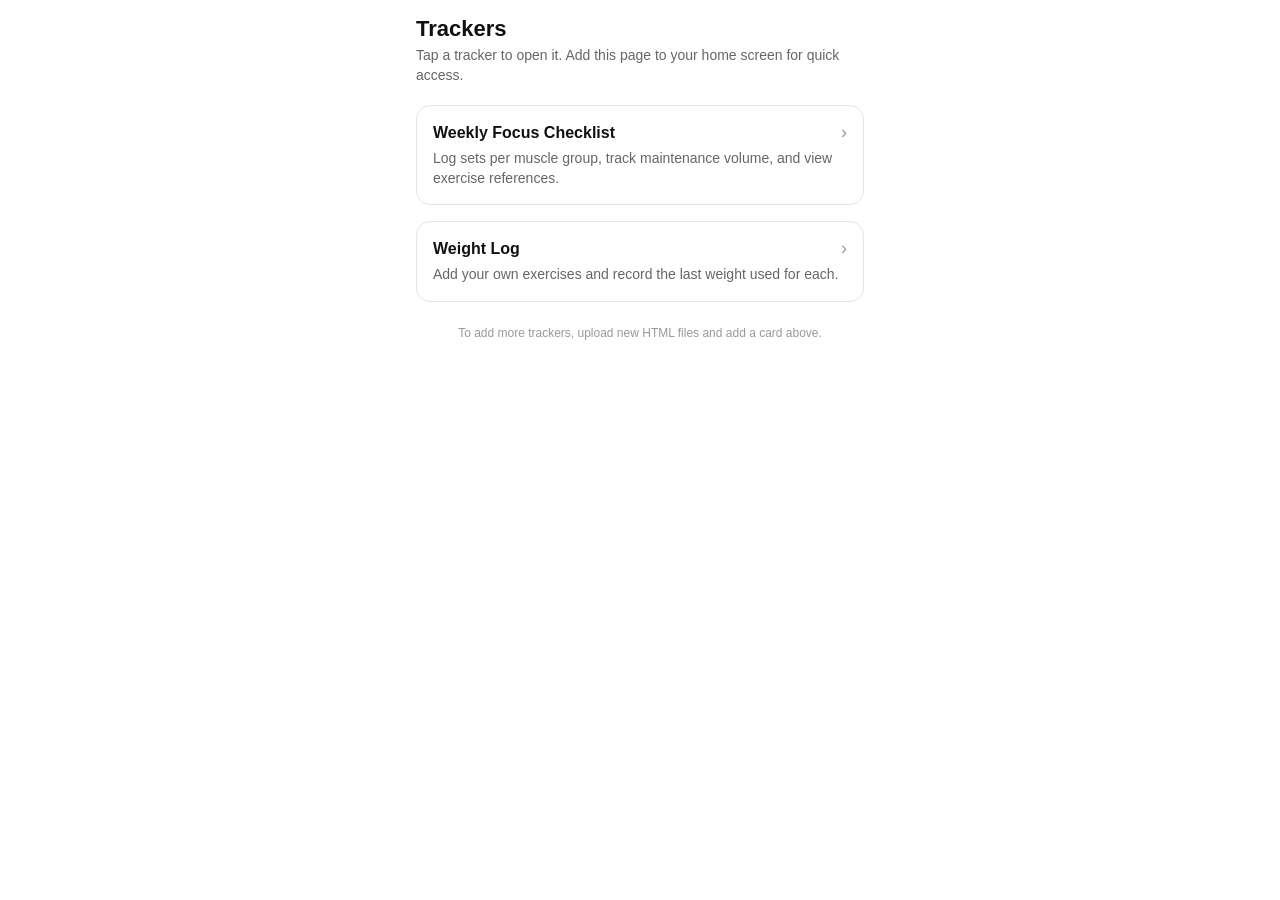
<file: index.html>
<!DOCTYPE html>
<html lang="en">
<head>
  <meta charset="UTF-8">
  <meta name="viewport" content="width=device-width, initial-scale=1.0, maximum-scale=1.0, user-scalable=no">
  <meta name="apple-mobile-web-app-capable" content="yes">
  <meta name="apple-mobile-web-app-status-bar-style" content="black-translucent">
  <meta name="apple-mobile-web-app-title" content="Trackers">
  <meta name="theme-color" content="#0a0a0a">
  <title>Trackers</title>
  <link rel="stylesheet" href="./shared.css">
  <style>
    .idx-card {
      display: block;
      text-decoration: none;
      border: 1px solid var(--border);
      border-radius: 14px;
      padding: 16px;
      margin-bottom: 16px;
      background: var(--bg);
      color: var(--text-primary);
      transition: all 0.15s ease-out;
      cursor: pointer;
      touch-action: manipulation;
    }
    .idx-card:active { transform: scale(0.98); border-color: var(--text-primary); }
    .idx-card-title {
      font-size: 16px;
      font-weight: 600;
      margin-bottom: 6px;
      display: flex;
      align-items: center;
      justify-content: space-between;
    }
    .idx-card-arrow { font-size: 18px; color: var(--text-tertiary); font-weight: 400; }
    .idx-card-desc { font-size: 14px; color: var(--text-secondary); line-height: 1.4; }
    .idx-footer { margin-top: 24px; text-align: center; font-size: 12px; color: var(--text-tertiary); }
  </style>
<base target="_blank">
</head>
<body>

  <div class="app-header">Trackers</div>
  <div class="app-sub">Tap a tracker to open it. Add this page to your home screen for quick access.</div>

  <a class="idx-card" href="./focus-tracker.html">
    <div class="idx-card-title">
      <span>Weekly Focus Checklist</span>
      <span class="idx-card-arrow">›</span>
    </div>
    <div class="idx-card-desc">Log sets per muscle group, track maintenance volume, and view exercise references.</div>
  </a>

  <a class="idx-card" href="./weight-log.html">
    <div class="idx-card-title">
      <span>Weight Log</span>
      <span class="idx-card-arrow">›</span>
    </div>
    <div class="idx-card-desc">Add your own exercises and record the last weight used for each.</div>
  </a>

  <div class="idx-footer">
    To add more trackers, upload new HTML files and add a card above.
  </div>

</body>
</html>
</file>
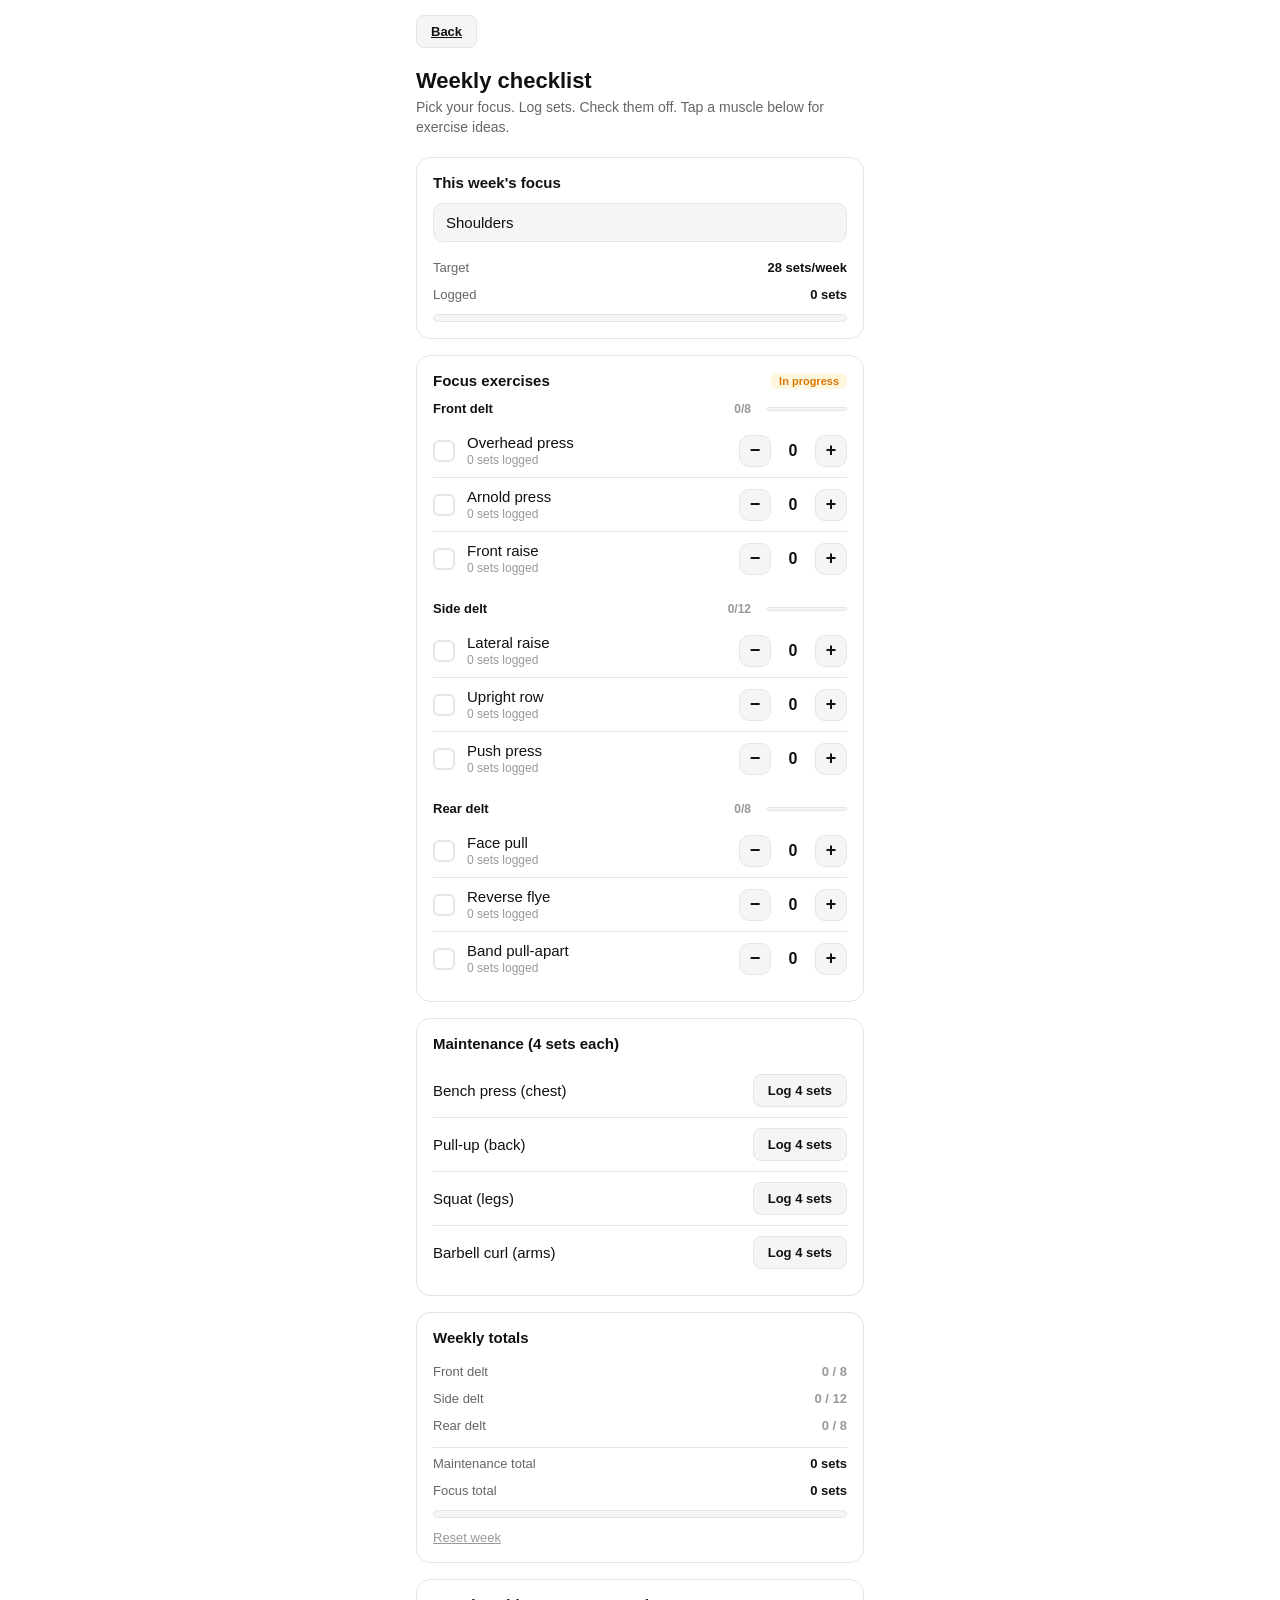
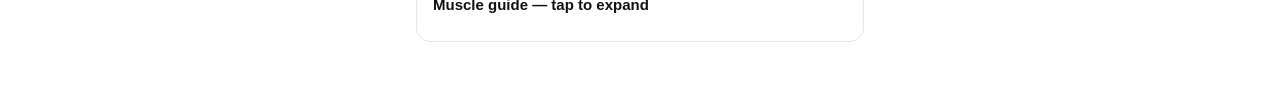
<file: focus-tracker.html>
<!DOCTYPE html>
<html lang="en">
<head>
  <meta charset="UTF-8">
  <meta name="viewport" content="width=device-width, initial-scale=1.0, maximum-scale=1.0, user-scalable=no">
  <meta name="apple-mobile-web-app-capable" content="yes">
  <meta name="apple-mobile-web-app-status-bar-style" content="black-translucent">
  <meta name="apple-mobile-web-app-title" content="Focus Tracker">
  <meta name="theme-color" content="#0a0a0a">
  <title>Focus Tracker</title>
  <link rel="stylesheet" href="./shared.css">
  <style>
    .wk-select { margin-bottom: 12px; }
    .wk-subgroup { margin-bottom: 16px; }
    .wk-subgroup:last-child { margin-bottom: 0; }
    .wk-subtitle {
      font-size: 13px;
      font-weight: 600;
      margin-bottom: 8px;
      display: flex;
      align-items: center;
      gap: 8px;
    }
    .wk-progress {
      width: 80px;
      height: 4px;
      background: var(--surface-muted);
      border-radius: 2px;
      overflow: hidden;
      border: 1px solid var(--border);
    }
    .wk-progress-fill {
      height: 100%;
      border-radius: 2px;
      transition: width 0.2s ease-out;
    }
    .wk-ex-row {
      display: flex;
      align-items: center;
      justify-content: space-between;
      padding: 10px 0;
      border-bottom: 1px solid var(--border);
    }
    .wk-ex-row:last-child { border-bottom: none; }
    .wk-ex-name { font-size: 15px; font-weight: 500; }
    .wk-ex-meta { font-size: 12px; color: var(--text-tertiary); margin-top: 2px; }
    .wk-counter { display: flex; align-items: center; gap: 10px; }
    .wk-counter-btn {
      width: 32px;
      height: 32px;
      border-radius: 10px;
      border: 1px solid var(--border);
      background: var(--surface-muted);
      font-size: 18px;
      color: var(--text-primary);
      cursor: pointer;
      display: flex;
      align-items: center;
      justify-content: center;
      font-weight: 600;
      touch-action: manipulation;
    }
    .wk-counter-btn:active { transform: scale(0.92); }
    .wk-counter-val {
      font-size: 16px;
      font-weight: 700;
      min-width: 24px;
      text-align: center;
      font-variant-numeric: tabular-nums;
    }
    .wk-check {
      width: 22px;
      height: 22px;
      border-radius: 6px;
      border: 2px solid var(--border);
      cursor: pointer;
      display: flex;
      align-items: center;
      justify-content: center;
      margin-right: 12px;
      transition: all 0.15s ease-out;
      flex-shrink: 0;
    }
    .wk-check.done {
      background: var(--positive);
      border-color: var(--positive);
    }
    .wk-check.done::after {
      content: '✓';
      color: #fff;
      font-size: 13px;
      font-weight: 700;
    }
    .wk-row-left { display: flex; align-items: center; flex: 1; min-width: 0; }
    .wk-maint-row {
      display: flex;
      align-items: center;
      justify-content: space-between;
      padding: 10px 0;
      border-bottom: 1px solid var(--border);
      transition: all 0.15s ease-out;
    }
    .wk-maint-row:last-child { border-bottom: none; }
    .wk-maint-row.done {
      background: rgba(74, 222, 128, 0.06);
      margin: 0 -16px;
      padding-left: 16px;
      padding-right: 16px;
      border-radius: 8px;
      border-bottom: none;
    }
    .wk-maint-name { font-size: 15px; font-weight: 500; }
    .wk-maint-name.done {
      text-decoration: line-through;
      color: var(--text-tertiary);
    }
    .wk-summary-row {
      display: flex;
      align-items: center;
      justify-content: space-between;
      padding: 6px 0;
    }
    .wk-summary-name { font-size: 13px; color: var(--text-secondary); }
    .wk-summary-val { font-size: 13px; font-weight: 700; }
    .wk-total-bar {
      height: 8px;
      background: var(--surface-muted);
      border-radius: 4px;
      overflow: hidden;
      margin-top: 6px;
      border: 1px solid var(--border);
    }
    .wk-total-fill {
      height: 100%;
      border-radius: 4px;
      transition: width 0.25s ease-out;
    }
    .wk-reset {
      font-size: 13px;
      color: var(--text-tertiary);
      cursor: pointer;
      text-decoration: underline;
      margin-top: 12px;
      display: inline-block;
      font-weight: 500;
    }
    .wk-reset:active { color: var(--text-primary); }

    /* Muscle guide */
    .mg-list { display: flex; flex-direction: column; gap: 6px; }
    .mg-item {
      border: 1px solid var(--border);
      border-radius: 10px;
      overflow: hidden;
      transition: border-color 0.15s ease-out;
    }
    .mg-item:active { border-color: var(--text-primary); }
    .mg-header {
      display: flex;
      align-items: center;
      justify-content: space-between;
      padding: 12px;
      cursor: pointer;
      user-select: none;
      touch-action: manipulation;
    }
    .mg-name { font-size: 15px; font-weight: 600; }
    .mg-arrow {
      font-size: 12px;
      color: var(--text-tertiary);
      transition: transform 0.2s ease-out;
      display: inline-block;
    }
    .mg-item.open .mg-arrow { transform: rotate(90deg); }
    .mg-body {
      max-height: 0;
      overflow: hidden;
      transition: max-height 0.3s ease-out;
    }
    .mg-item.open .mg-body { max-height: 800px; }
    .mg-content { padding: 0 12px 12px; }
    .mg-sub { margin-bottom: 10px; }
    .mg-sub:last-child { margin-bottom: 0; }
    .mg-sub-name { font-size: 13px; font-weight: 600; margin-bottom: 3px; }
    .mg-sub-ex { font-size: 12px; color: var(--text-secondary); line-height: 1.5; }
    .mg-tag {
      display: inline-block;
      padding: 2px 7px;
      border-radius: 4px;
      font-size: 11px;
      margin-right: 4px;
      margin-bottom: 3px;
      background: var(--surface-muted);
      color: var(--text-secondary);
      border: 1px solid var(--border);
    }
  </style>
<base target="_blank">
</head>
<body>

  <div class="app-header">
    <div> 
      <a class="small-btn" href="index.html">Back<a>
    </div>
    </br>
    <div class="title">Weekly checklist</div>
  </div>
  <div class="app-sub">Pick your focus. Log sets. Check them off. Tap a muscle below for exercise ideas.</div>

  <div class="card">
    <div class="section-title">This week's focus</div>
    <select class="input wk-select" id="focusSelect" onchange="changeFocus()">
      <option value="Shoulders">Shoulders</option>
      <option value="Chest">Chest</option>
      <option value="Back">Back</option>
      <option value="Arms">Arms</option>
      <option value="Legs">Legs</option>
    </select>
    <div id="focusSummary"></div>
  </div>

  <div class="card" id="focusCard">
    <div class="section-title">Focus exercises <span class="badge badge-low" id="focusStatus">In progress</span></div>
    <div id="focusExercises"></div>
  </div>

  <div class="card">
    <div class="section-title">Maintenance (4 sets each)</div>
    <div id="maintenanceExercises"></div>
  </div>

  <div class="card">
    <div class="section-title">Weekly totals</div>
    <div id="weeklySummary"></div>
    <div class="wk-total-bar"><div class="wk-total-fill" id="totalBar"></div></div>
    <span class="wk-reset" onclick="resetWeek()">Reset week</span>
  </div>

  <div class="card">
    <div class="section-title">Muscle guide — tap to expand</div>
    <div class="mg-list" id="muscleGuide"></div>
  </div>

  <script>
    const exerciseData = {
      'Shoulders': {
        target: 28,
        parts: [
          { name: 'Front delt', target: 8, exercises: ['Overhead press','Arnold press','Front raise'] },
          { name: 'Side delt', target: 12, exercises: ['Lateral raise','Upright row','Push press'] },
          { name: 'Rear delt', target: 8, exercises: ['Face pull','Reverse flye','Band pull-apart'] }
        ]
      },
      'Chest': {
        target: 28,
        parts: [
          { name: 'Upper pec', target: 10, exercises: ['Incline bench press','Incline dumbbell press','Incline flye'] },
          { name: 'Mid pec', target: 10, exercises: ['Flat bench press','Dip (lean forward)','Flat flye'] },
          { name: 'Lower pec', target: 8, exercises: ['Decline press','Dip (upright)'] }
        ]
      },
      'Back': {
        target: 28,
        parts: [
          { name: 'Lats', target: 10, exercises: ['Pull-up','Lat pulldown','Straight-arm pulldown'] },
          { name: 'Traps & rhomboids', target: 10, exercises: ['Chest-supported row','Face pull','Shrug'] },
          { name: 'Erectors', target: 8, exercises: ['Deadlift','Romanian deadlift','Back extension'] }
        ]
      },
      'Arms': {
        target: 32,
        parts: [
          { name: 'Biceps', target: 16, exercises: ['Barbell curl','Incline dumbbell curl','Preacher curl','Hammer curl'] },
          { name: 'Triceps', target: 16, exercises: ['Close-grip bench','Overhead extension','Cable pushdown','Skullcrusher'] }
        ]
      },
      'Legs': {
        target: 30,
        parts: [
          { name: 'Quads', target: 12, exercises: ['Squat','Leg press','Leg extension'] },
          { name: 'Hamstrings', target: 10, exercises: ['Romanian deadlift','Leg curl','Nordic curl'] },
          { name: 'Glutes', target: 8, exercises: ['Hip thrust','Bulgarian split squat'] }
        ]
      }
    };

    const maintenanceMap = {
      'Shoulders': ['Bench press (chest)','Pull-up (back)','Squat (legs)','Barbell curl (arms)'],
      'Chest': ['Overhead press (shoulders)','Pull-up (back)','Squat (legs)','Barbell curl (arms)'],
      'Back': ['Bench press (chest)','Overhead press (shoulders)','Squat (legs)','Close-grip bench (arms)'],
      'Arms': ['Bench press (chest)','Pull-up (back)','Overhead press (shoulders)','Squat (legs)'],
      'Legs': ['Bench press (chest)','Pull-up (back)','Overhead press (shoulders)','Barbell curl (arms)']
    };

    const muscleGuideData = {
      'Shoulders': [
        { name: 'Front delt', ex: 'Overhead press, Arnold press, front raise' },
        { name: 'Side delt', ex: 'Lateral raise, upright row, push press' },
        { name: 'Rear delt', ex: 'Face pull, reverse flye, band pull-apart' }
      ],
      'Chest': [
        { name: 'Upper pec', ex: 'Incline bench (30-45°), incline flye, guillotine press' },
        { name: 'Mid pec', ex: 'Flat bench, dip (lean forward), flat flye' },
        { name: 'Lower pec', ex: 'Decline press, dip (upright), pullover' }
      ],
      'Back': [
        { name: 'Lats', ex: 'Pull-up, lat pulldown, straight-arm pulldown' },
        { name: 'Traps (upper)', ex: 'Shrug, farmer carry' },
        { name: 'Traps (mid)', ex: 'Chest-supported row, face pull' },
        { name: 'Traps (lower)', ex: 'Y-raise, prone trap raise' },
        { name: 'Rhomboids', ex: 'Face pull, chest-supported row' },
        { name: 'Erectors', ex: 'Deadlift, RDL, back extension' }
      ],
      'Biceps': [
        { name: 'Long head (peak)', ex: 'Incline curl, drag curl, narrow curl' },
        { name: 'Short head (mass)', ex: 'Preacher curl, spider curl, wide curl' },
        { name: 'Brachialis', ex: 'Hammer curl, cross-body curl' }
      ],
      'Triceps': [
        { name: 'Long head', ex: 'Overhead extension, skullcrusher, close-grip bench' },
        { name: 'Lateral head', ex: 'Cable pushdown, bench dip' },
        { name: 'Medial head', ex: 'Close-grip bench, diamond push-up' }
      ],
      'Quads': [
        { name: 'Rectus femoris', ex: 'Leg extension, squat, sissy squat' },
        { name: 'Vastus lateralis', ex: 'Leg press, squat, hack squat' },
        { name: 'Vastus medialis', ex: 'Leg extension (top 30°), narrow squat' }
      ],
      'Hamstrings': [
        { name: 'Biceps femoris (long)', ex: 'RDL, leg curl, glute-ham raise' },
        { name: 'Biceps femoris (short)', ex: 'Seated leg curl, lying leg curl' },
        { name: 'Semitendinosus', ex: 'RDL, Nordic curl' },
        { name: 'Semimembranosus', ex: 'Sumo RDL, wide leg curl' }
      ],
      'Glutes': [
        { name: 'Glute max', ex: 'Hip thrust, deadlift, squat, step-up' },
        { name: 'Glute medius', ex: 'Abduction machine, lateral band walk' },
        { name: 'Glute minimus', ex: 'Same as medius — abduction work' }
      ],
      'Calves': [
        { name: 'Gastrocnemius', ex: 'Standing calf raise, jump rope' },
        { name: 'Soleus', ex: 'Seated calf raise, squat calf raise' }
      ],
      'Abs': [
        { name: 'Rectus abdominis', ex: 'Crunch, leg raise, ab wheel' },
        { name: 'Obliques', ex: 'Side plank, Russian twist, woodchopper' },
        { name: 'Transverse abdominis', ex: 'Plank, dead bug, Pallof press' }
      ]
    };

    const DB_KEY = 'focusTracker_v3';

    function createDefaultState(focus) {
      const data = exerciseData[focus];
      const parts = data.parts.map(p => ({
        name: p.name,
        target: p.target,
        exercises: p.exercises.map(e => ({ name: e, sets: 0, done: false }))
      }));
      const maint = {};
      maintenanceMap[focus].forEach(ex => maint[ex] = false);
      return { focus, parts, maintenance: maint, openGuide: [] };
    }

    let state = createDefaultState('Shoulders');

    function saveToDB() {
      try {
        const serializable = { ...state, openGuide: Array.from(state.openGuide) };
        localStorage.setItem(DB_KEY, JSON.stringify(serializable));
      } catch (e) { console.log('Auto-save blocked'); }
    }

    function loadFromDB() {
      try {
        const saved = localStorage.getItem(DB_KEY);
        if (!saved) return false;
        const parsed = JSON.parse(saved);
        if (!parsed.focus || !exerciseData[parsed.focus]) return false;
        const expectedMaint = maintenanceMap[parsed.focus];
        const savedMaintKeys = Object.keys(parsed.maintenance || {});
        if (!expectedMaint.every(k => savedMaintKeys.includes(k))) return false;
        state = parsed;
        state.openGuide = new Set(state.openGuide || []);
        document.getElementById('focusSelect').value = state.focus;
        return true;
      } catch (e) { return false; }
    }

    function changeFocus() {
      const focus = document.getElementById('focusSelect').value;
      state = createDefaultState(focus);
      render();
    }

    function addSet(pIdx, eIdx) { state.parts[pIdx].exercises[eIdx].sets++; render(); }
    function subSet(pIdx, eIdx) { if (state.parts[pIdx].exercises[eIdx].sets > 0) { state.parts[pIdx].exercises[eIdx].sets--; render(); } }
    function toggleDone(pIdx, eIdx) { state.parts[pIdx].exercises[eIdx].done = !state.parts[pIdx].exercises[eIdx].done; render(); }
    function toggleMaint(ex) { state.maintenance[ex] = !state.maintenance[ex]; render(); }

    function resetWeek() {
      if (!confirm('Reset all progress for this week?')) return;
      state = createDefaultState(state.focus);
      render();
    }

    function toggleMuscle(m) {
      if (state.openGuide.has(m)) state.openGuide.delete(m);
      else state.openGuide.add(m);
      render();
    }

    function render() {
      const data = exerciseData[state.focus];
      let totalSets = 0;
      state.parts.forEach(p => p.exercises.forEach(e => totalSets += e.sets));

      const focusPct = Math.min(totalSets / data.target * 100, 100);
      document.getElementById('focusSummary').innerHTML = `
        <div class="wk-summary-row"><span class="wk-summary-name">Target</span><span class="wk-summary-val">${data.target} sets/week</span></div>
        <div class="wk-summary-row"><span class="wk-summary-name">Logged</span><span class="wk-summary-val">${totalSets} sets</span></div>
        <div class="wk-total-bar"><div class="wk-total-fill" style="width:${focusPct}%;background:${focusPct>=100?'var(--positive)':'var(--accent)'};"></div></div>`;

      document.getElementById('focusStatus').textContent = totalSets >= data.target ? 'Target hit' : 'In progress';
      document.getElementById('focusStatus').className = 'badge ' + (totalSets >= data.target ? 'badge-hit' : 'badge-low');

      let focusHtml = '';
      state.parts.forEach((part, pIdx) => {
        let partSets = 0;
        part.exercises.forEach(e => partSets += e.sets);
        const partPct = Math.min(partSets / part.target * 100, 100);
        const partColor = partPct >= 100 ? 'var(--positive)' : 'var(--accent)';
        focusHtml += `<div class="wk-subgroup">
          <div class="wk-subtitle">${part.name}<div style="flex:1"></div><span style="font-size:12px;color:var(--text-tertiary);">${partSets}/${part.target}</span><div class="wk-progress" style="margin-left:8px;"><div class="wk-progress-fill" style="width:${partPct}%;background:${partColor};"></div></div></div>`;
        part.exercises.forEach((ex, eIdx) => {
          focusHtml += `<div class="wk-ex-row"><div class="wk-row-left"><div class="wk-check ${ex.done ? 'done' : ''}" onclick="toggleDone(${pIdx},${eIdx})"></div><div><div class="wk-ex-name">${ex.name}</div><div class="wk-ex-meta">${ex.sets} sets logged</div></div></div><div class="wk-counter"><div class="wk-counter-btn" onclick="subSet(${pIdx},${eIdx})">−</div><div class="wk-counter-val">${ex.sets}</div><div class="wk-counter-btn" onclick="addSet(${pIdx},${eIdx})">+</div></div></div>`;
        });
        focusHtml += `</div>`;
      });
      document.getElementById('focusExercises').innerHTML = focusHtml;

      let maintHtml = '';
      Object.keys(state.maintenance).forEach(ex => {
        const done = state.maintenance[ex];
        maintHtml += `<div class="wk-maint-row ${done ? 'done' : ''}"><span class="wk-maint-name ${done ? 'done' : ''}">${ex}</span><button class="small-btn ${done ? 'active' : ''}" onclick="toggleMaint('${ex}')">${done ? '✓ Done' : 'Log 4 sets'}</button></div>`;
      });
      document.getElementById('maintenanceExercises').innerHTML = maintHtml;

      let summaryHtml = '';
      state.parts.forEach(part => {
        let partSets = 0;
        part.exercises.forEach(e => partSets += e.sets);
        const color = partSets >= part.target ? 'var(--positive)' : 'var(--text-tertiary)';
        summaryHtml += `<div class="wk-summary-row"><span class="wk-summary-name">${part.name}</span><span class="wk-summary-val" style="color:${color}">${partSets} / ${part.target}</span></div>`;
      });
      let maintTotal = 0;
      Object.values(state.maintenance).forEach(v => { if (v) maintTotal += 4; });
      summaryHtml += `<div class="wk-summary-row" style="margin-top:8px;padding-top:8px;border-top:1px solid var(--border);"><span class="wk-summary-name">Maintenance total</span><span class="wk-summary-val">${maintTotal} sets</span></div><div class="wk-summary-row"><span class="wk-summary-name">Focus total</span><span class="wk-summary-val" style="color:${totalSets>=data.target?'var(--positive)':'var(--text-primary)'}">${totalSets} sets</span></div>`;
      document.getElementById('weeklySummary').innerHTML = summaryHtml;

      const totalBarPct = Math.min(totalSets / data.target * 100, 100);
      document.getElementById('totalBar').style.width = totalBarPct + '%';
      document.getElementById('totalBar').style.background = totalBarPct >= 100 ? 'var(--positive)' : 'var(--accent)';

      let mgHtml = '';
      Object.keys(muscleGuideData).forEach(m => {
        const isOpen = state.openGuide.has(m);
        const subs = muscleGuideData[m];
        let subHtml = '';
        subs.forEach(s => { const tags = s.ex.split(', ').map(e => `<span class="mg-tag">${e}</span>`).join(''); subHtml += `<div class="mg-sub"><div class="mg-sub-name">${s.name}</div><div class="mg-sub-ex">${tags}</div></div>`; });
        mgHtml += `<div class="mg-item ${isOpen ? 'open' : ''}" onclick="toggleMuscle('${m}')"><div class="mg-header"><span class="mg-name">${m}</span><span class="mg-arrow">▶</span></div><div class="mg-body"><div class="mg-content">${subHtml}</div></div></div>`;
      });
      document.getElementById('muscleGuide').innerHTML = mgHtml;

      saveToDB();
    }

    loadFromDB();
    render();
  </script>
</body>
</html>
</file>
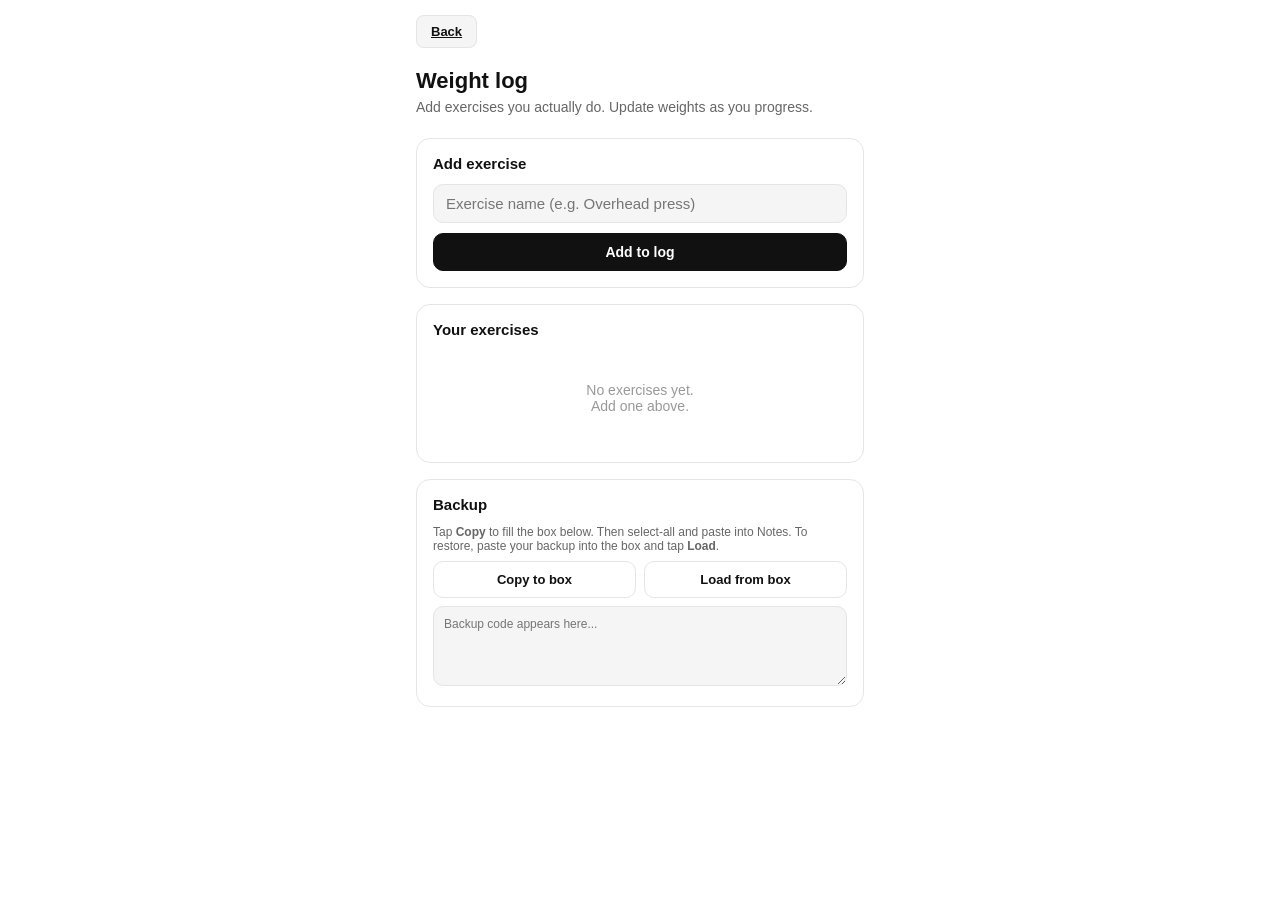
<file: weight-log.html>
<!DOCTYPE html>
<html lang="en">
<head>
  <meta charset="UTF-8">
  <meta name="viewport" content="width=device-width, initial-scale=1.0, maximum-scale=1.0, user-scalable=no">
  <meta name="apple-mobile-web-app-capable" content="yes">
  <meta name="apple-mobile-web-app-status-bar-style" content="black-translucent">
  <meta name="apple-mobile-web-app-title" content="Weight Log">
  <meta name="theme-color" content="#0a0a0a">
  <title>Weight Log</title>
  <link rel="stylesheet" href="./shared.css">
  <style>
    .wt-exercise {
      display: flex;
      align-items: flex-start;
      justify-content: space-between;
      padding: 14px 0;
      border-bottom: 1px solid var(--border);
    }
    .wt-exercise:last-child { border-bottom: none; }
    .wt-ex-left { flex: 1; min-width: 0; }
    .wt-ex-name { font-size: 16px; font-weight: 600; }
    .wt-ex-meta { font-size: 12px; color: var(--text-tertiary); margin-top: 2px; }
    .wt-update-wrap { display: flex; align-items: center; gap: 8px; margin-top: 10px; }
    .wt-num-input {
      width: 80px;
      padding: 8px;
      border-radius: 8px;
      border: 1px solid var(--border);
      font-size: 15px;
      background: var(--surface-muted);
      color: var(--text-primary);
      text-align: center;
      font-family: inherit;
      font-weight: 600;
    }
    .wt-num-input:focus { outline: none; border-color: var(--text-primary); }
    .wt-unit { font-size: 13px; color: var(--text-secondary); font-weight: 500; }
    .wt-ex-right { text-align: right; padding-left: 12px; }
    .wt-weight { font-size: 28px; font-weight: 700; font-variant-numeric: tabular-nums; line-height: 1; }
    .wt-weight-empty { font-size: 22px; color: var(--text-tertiary); }
    .wt-empty { text-align: center; padding: 32px 0; color: var(--text-tertiary); font-size: 14px; }
  </style>
<base target="_blank">
</head>
<body>

  <div class="app-header">
        <div> 
      <a class="small-btn" href="index.html">Back<a>
    </div>
    </br>
    <div class="title">Weight log</div>
  </div>
  <div class="app-sub">Add exercises you actually do. Update weights as you progress.</div>

  <div class="card">
    <div class="section-title">Add exercise</div>
    <input class="input" id="exName" placeholder="Exercise name (e.g. Overhead press)" onkeydown="if(event.key==='Enter')addExercise()">
    <button class="btn btn-primary" onclick="addExercise()">Add to log</button>
  </div>

  <div class="card">
    <div class="section-title">Your exercises</div>
    <div id="exerciseList"></div>
  </div>

  <div class="card">
    <div class="section-title">Backup</div>
    <div style="font-size:12px;color:var(--text-secondary);margin-bottom:8px;">
      Tap <b>Copy</b> to fill the box below. Then select-all and paste into Notes.
      To restore, paste your backup into the box and tap <b>Load</b>.
    </div>
    <div class="backup-row">
      <button class="backup-btn" onclick="copyBackup()">Copy to box</button>
      <button class="backup-btn" onclick="loadBackup()">Load from box</button>
    </div>
    <textarea class="backup-area" id="backupBox" placeholder="Backup code appears here..."></textarea>
  </div>

  <div class="toast" id="wtToast">Saved</div>

  <script>
    const WT_DB_KEY = 'weightTracker_v1';
    let wtState = { exercises: [] };

    function wtSave() {
      try { localStorage.setItem(WT_DB_KEY, JSON.stringify(wtState)); } catch(e) {}
    }

    function wtLoad() {
      try {
        const s = localStorage.getItem(WT_DB_KEY);
        if (s) wtState = JSON.parse(s);
      } catch(e) {}
    }

    function wtToast(msg) {
      const t = document.getElementById('wtToast');
      t.textContent = msg;
      t.classList.add('show');
      setTimeout(() => t.classList.remove('show'), 1200);
    }

    function addExercise() {
      const input = document.getElementById('exName');
      const name = input.value.trim();
      if (!name) return;
      if (wtState.exercises.find(e => e.name.toLowerCase() === name.toLowerCase())) {
        wtToast('Already exists');
        return;
      }
      wtState.exercises.push({ name, weight: 0, date: '-' });
      input.value = '';
      wtRender();
      wtToast('Added ' + name);
    }

    function updateWeight(idx) {
      const input = document.getElementById('wt-input-' + idx);
      const val = parseFloat(input.value);
      if (isNaN(val) || val < 0) return;
      wtState.exercises[idx].weight = val;
      wtState.exercises[idx].date = new Date().toLocaleDateString('en-US', { month: 'short', day: 'numeric' });
      wtRender();
      wtToast('Updated');
    }

    function deleteExercise(idx) {
      if (!confirm('Delete "' + wtState.exercises[idx].name + '"?')) return;
      wtState.exercises.splice(idx, 1);
      wtRender();
    }

    function wtRender() {
      const list = document.getElementById('exerciseList');
      if (wtState.exercises.length === 0) {
        list.innerHTML = '<div class="wt-empty">No exercises yet.<br>Add one above.</div>';
      } else {
        let html = '';
        wtState.exercises.forEach((ex, i) => {
          const hasWeight = ex.weight > 0;
          html += `
            <div class="wt-exercise">
              <div class="wt-ex-left">
                <div class="wt-ex-name">${ex.name}</div>
                <div class="wt-ex-meta">${hasWeight ? 'Last: ' + ex.date : 'Not logged yet'}</div>
                <div class="wt-update-wrap">
                  <input class="wt-num-input" id="wt-input-${i}" type="number" step="0.5" placeholder="0" onkeydown="if(event.key==='Enter')updateWeight(${i})">
                  <span class="wt-unit">kg</span>
                  <button class="small-btn" onclick="updateWeight(${i})">Update</button>
                  <button class="small-btn danger" onclick="deleteExercise(${i})">Delete</button>
                </div>
              </div>
              <div class="wt-ex-right">
                <div class="${hasWeight ? 'wt-weight' : 'wt-weight wt-weight-empty'}">${hasWeight ? ex.weight : '—'}</div>
                ${hasWeight ? '<div class="wt-unit">kg</div>' : ''}
              </div>
            </div>
          `;
        });
        list.innerHTML = html;
      }
      wtSave();
    }

    function copyBackup() {
      const payload = JSON.stringify(wtState);
      const box = document.getElementById('backupBox');
      box.value = payload;
      box.select();
      try {
        navigator.clipboard.writeText(payload).then(() => {
          wtToast('Copied to clipboard');
        }).catch(() => {
          wtToast('Code in box — copy manually');
        });
      } catch(e) {
        wtToast('Code in box — copy manually');
      }
    }

    function loadBackup() {
      const raw = document.getElementById('backupBox').value.trim();
      if (!raw) return;
      try {
        const parsed = JSON.parse(raw);
        if (parsed.exercises && Array.isArray(parsed.exercises)) {
          wtState = parsed;
          wtRender();
          wtToast('Restored');
        } else {
          alert('Invalid backup');
        }
      } catch(e) { alert('Invalid backup'); }
    }

    wtLoad();
    wtRender();
  </script>
</body>
</html>
</file>
<file: shared.css>
:root {
  --bg: #ffffff;
  --text-primary: #111111;
  --text-secondary: #666666;
  --text-tertiary: #999999;
  --border: #e5e5e5;
  --surface-muted: #f5f5f5;
  --accent: #2563eb;
  --positive: #16a34a;
  --warning: #d97706;
  --danger: #dc2626;
}
@media (prefers-color-scheme: dark) {
  :root {
    --bg: #0a0a0a;
    --text-primary: #f5f5f5;
    --text-secondary: #aaaaaa;
    --text-tertiary: #777777;
    --border: #333333;
    --surface-muted: #1a1a1a;
    --accent: #60a5fa;
    --positive: #4ade80;
    --warning: #fbbf24;
    --danger: #f87171;
  }
}
* { box-sizing: border-box; -webkit-tap-highlight-color: transparent; }
html, body {
  margin: 0; padding: 0;
  background: var(--bg);
  color: var(--text-primary);
  font-family: -apple-system, BlinkMacSystemFont, 'Segoe UI', Roboto, sans-serif;
  overscroll-behavior-y: none;
}
body {
  max-width: 480px;
  margin: 0 auto;
  padding: 16px;
  padding-bottom: 40px;
}
.app-header { font-size: 22px; font-weight: 700; margin-bottom: 4px; }
.app-sub { font-size: 14px; color: var(--text-secondary); margin-bottom: 20px; line-height: 1.4; }
.card {
  border: 1px solid var(--border);
  border-radius: 14px;
  padding: 16px;
  margin-bottom: 16px;
  background: var(--bg);
}
.section-title {
  font-size: 15px;
  font-weight: 600;
  margin-bottom: 12px;
  display: flex;
  align-items: center;
  justify-content: space-between;
}
.badge {
  display: inline-block;
  padding: 2px 8px;
  border-radius: 6px;
  font-size: 11px;
  font-weight: 700;
  margin-left: 6px;
}
.badge-hit { background: rgba(74,222,128,0.15); color: var(--positive); }
.badge-low { background: rgba(251,191,36,0.15); color: var(--warning); }
.input {
  padding: 10px 12px;
  border-radius: 10px;
  border: 1px solid var(--border);
  font-size: 15px;
  background: var(--surface-muted);
  color: var(--text-primary);
  width: 100%;
  margin-bottom: 10px;
  font-family: inherit;
  appearance: none;
  -webkit-appearance: none;
}
.input:focus { outline: none; border-color: var(--text-primary); }
.btn {
  padding: 10px 16px;
  border-radius: 10px;
  border: 1px solid var(--border);
  background: transparent;
  font-size: 14px;
  font-weight: 600;
  color: var(--text-primary);
  cursor: pointer;
  font-family: inherit;
  width: 100%;
  touch-action: manipulation;
}
.btn:active { transform: scale(0.98); }
.btn-primary { background: var(--text-primary); color: var(--bg); border-color: var(--text-primary); }
.small-btn {
  padding: 8px 14px;
  border-radius: 8px;
  border: 1px solid var(--border);
  background: var(--surface-muted);
  font-size: 13px;
  font-weight: 600;
  color: var(--text-primary);
  cursor: pointer;
  font-family: inherit;
  touch-action: manipulation;
}
.small-btn:active { transform: scale(0.95); }
.small-btn.danger { color: var(--danger); border-color: var(--danger); background: rgba(220,38,38,0.08); }
.backup-area {
  width: 100%;
  min-height: 80px;
  border-radius: 10px;
  border: 1px solid var(--border);
  background: var(--surface-muted);
  color: var(--text-primary);
  font-family: inherit;
  font-size: 12px;
  padding: 10px;
  margin-top: 8px;
  resize: vertical;
  box-sizing: border-box;
}
.backup-row { display: flex; gap: 8px; margin-top: 8px; }
.backup-btn {
  flex: 1;
  padding: 10px;
  border-radius: 10px;
  border: 1px solid var(--border);
  background: transparent;
  font-size: 13px;
  font-weight: 600;
  color: var(--text-primary);
  cursor: pointer;
  font-family: inherit;
  touch-action: manipulation;
}
.backup-btn:active { transform: scale(0.96); }
.toast {
  position: fixed;
  bottom: 20px;
  left: 50%;
  transform: translateX(-50%) translateY(100px);
  background: var(--text-primary);
  color: var(--bg);
  padding: 10px 20px;
  border-radius: 10px;
  font-size: 14px;
  font-weight: 600;
  opacity: 0;
  transition: all 0.3s ease-out;
  pointer-events: none;
  z-index: 100;
}
.toast.show { transform: translateX(-50%) translateY(0); opacity: 1; }
</file>
